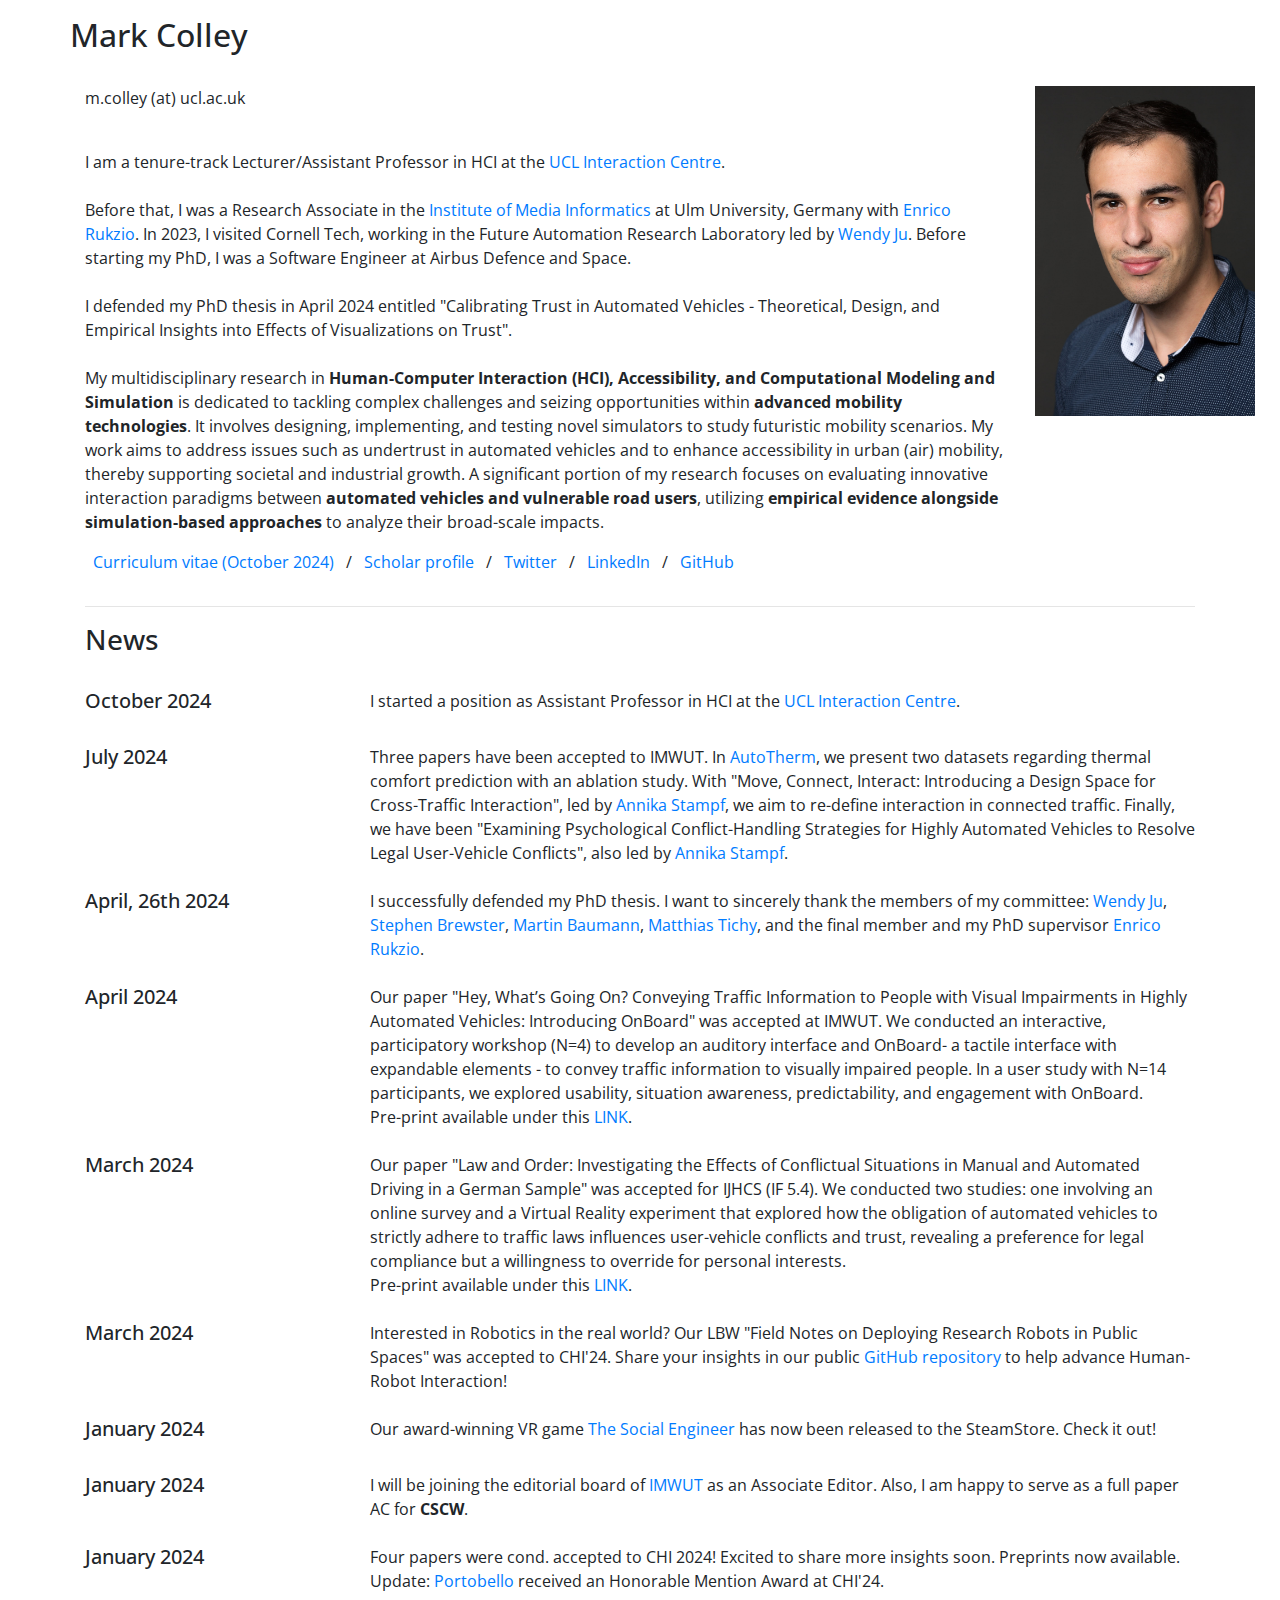
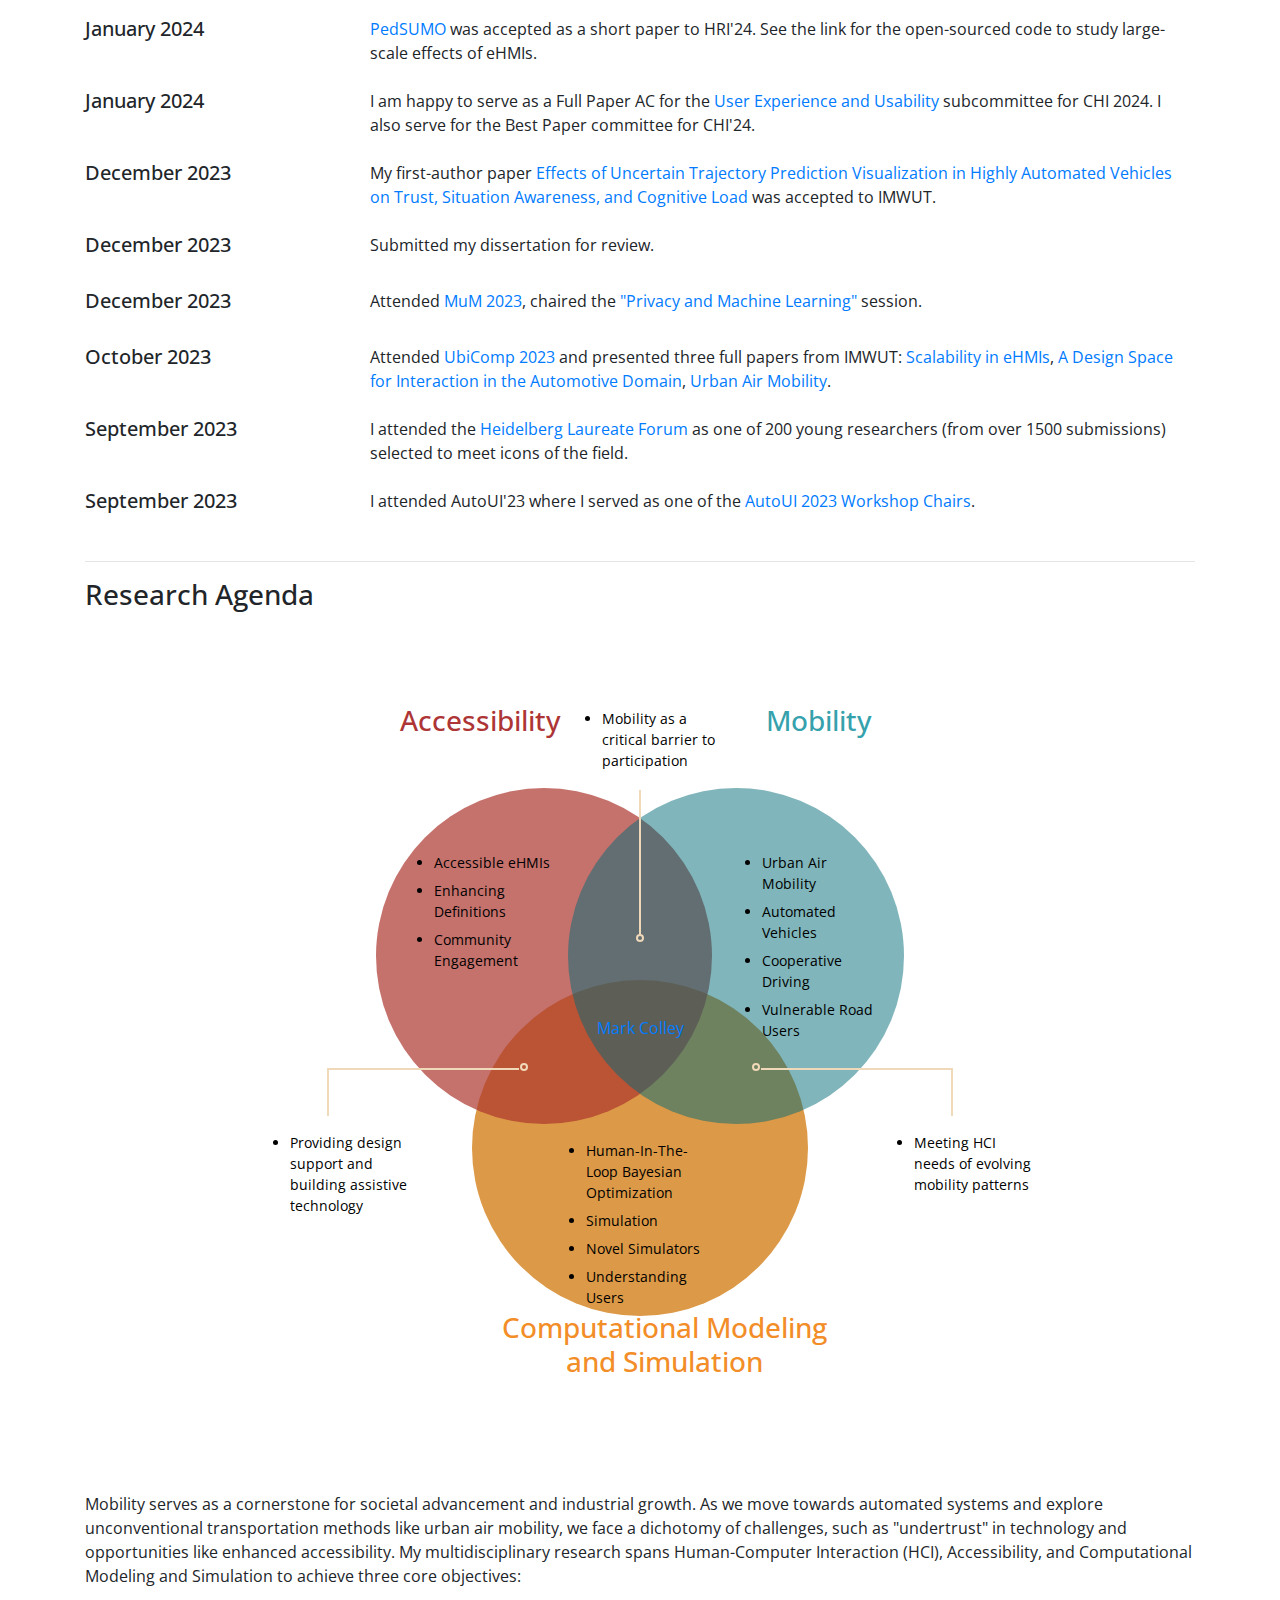
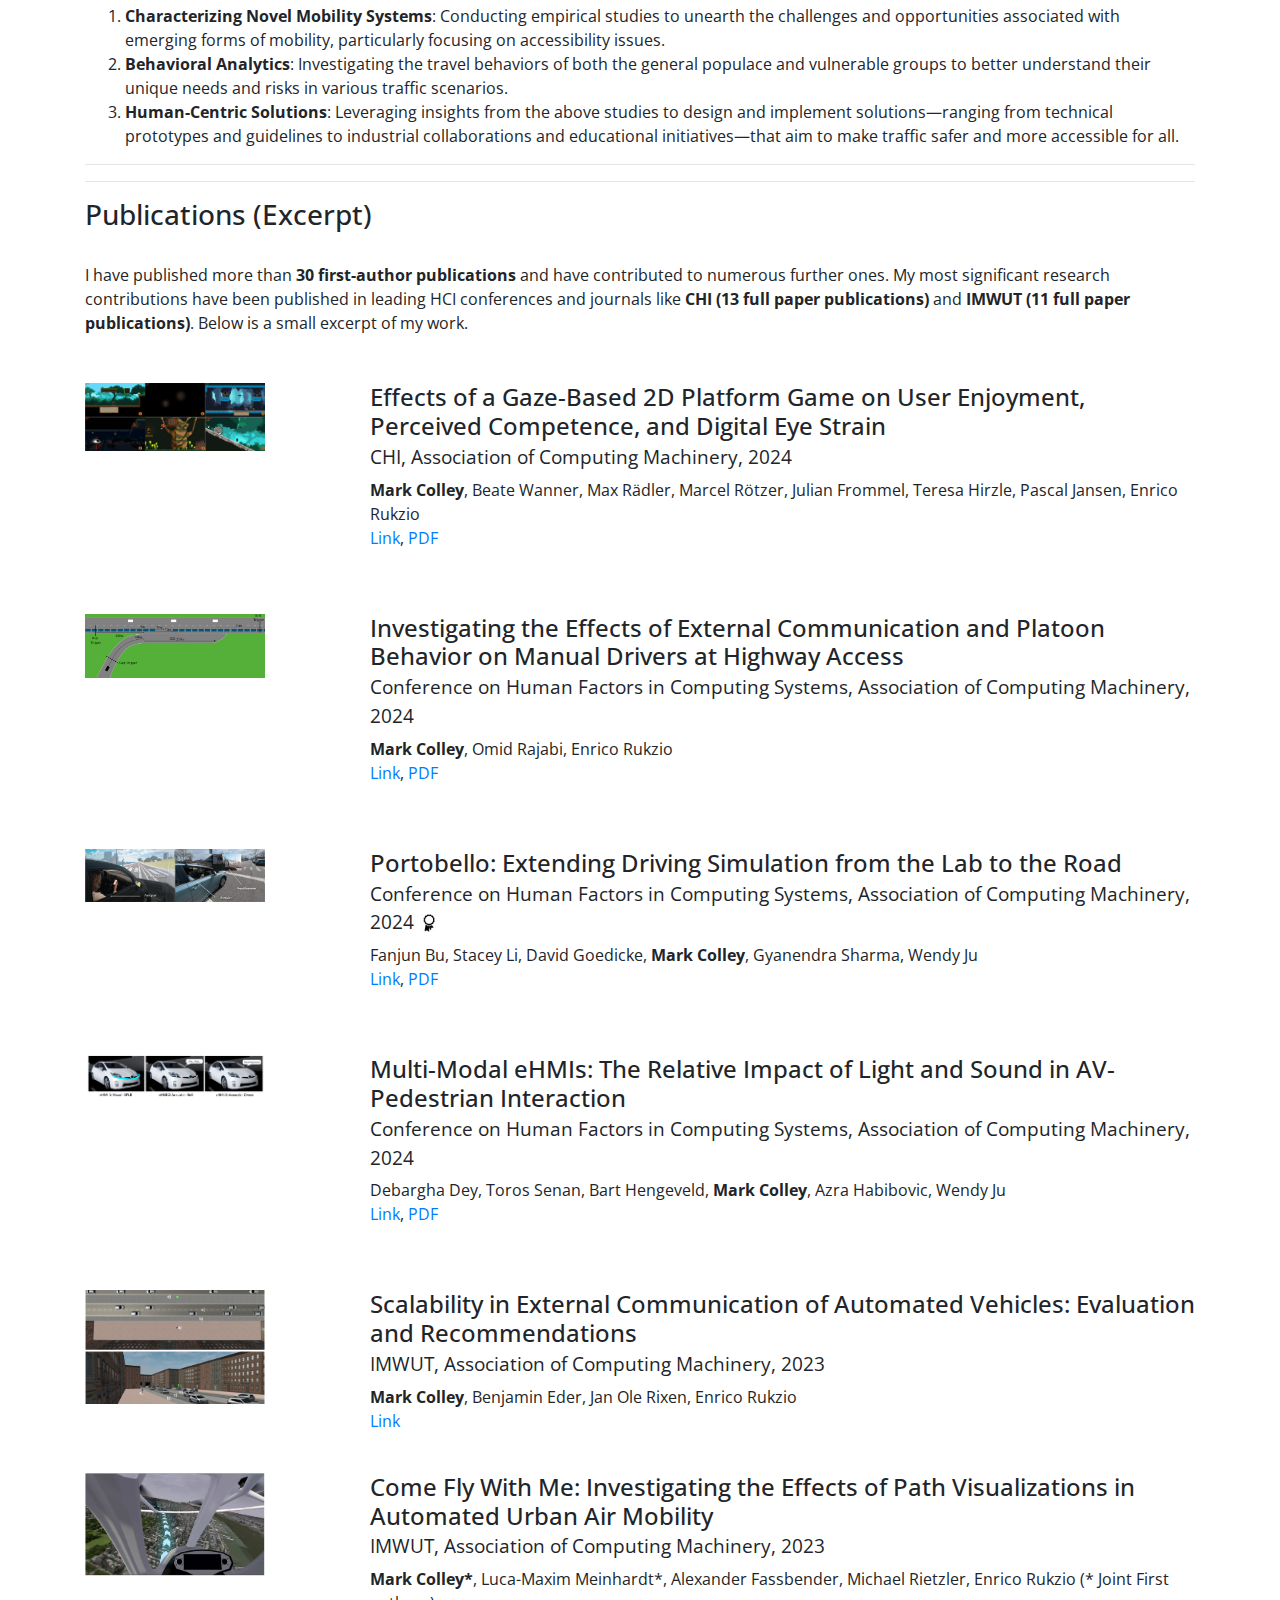
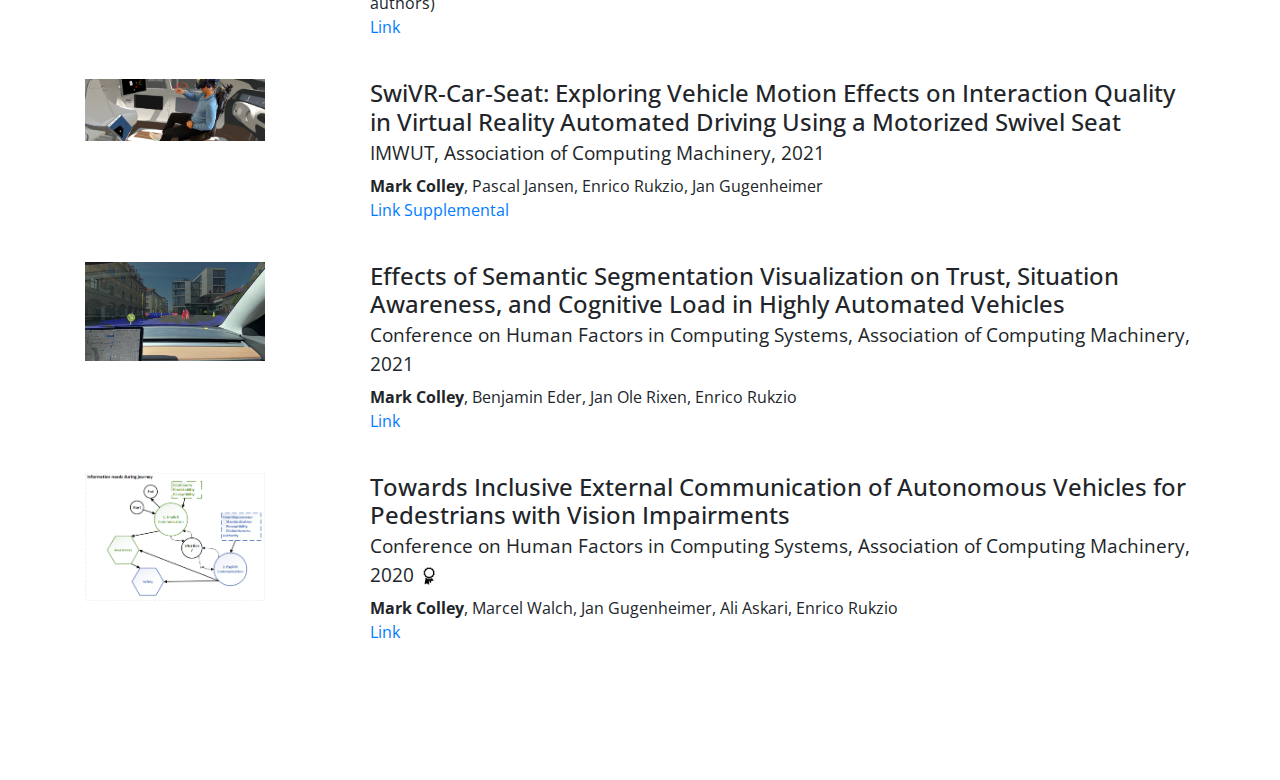
<file: index.html>
<!DOCTYPE html>
<html lang="en">
  <head>
    <meta charset="utf-8">
    <meta http-equiv="X-UA-Compatible" content="IE=edge">
    <meta name="viewport" content="width=device-width, initial-scale=1">
    <meta name="author" content="Mark Colley">

    <!-- Bootstrap core CSS -->
    <link href="css/bootstrap.min.css" rel="stylesheet">
	<link href="https://fonts.googleapis.com/css?family=Architects+Daughter" rel="stylesheet" type="text/css">
<!--    <link href="css/font-awesome.min.css" rel="stylesheet" type="text/css">-->
      <link rel="stylesheet" href="https://i.icomoon.io/public/temp/2024dcaef0/UntitledProject/style.css">
<!--    <link href="css/mystyle.css" rel="stylesheet">-->

    <!-- Google Analytics -->
    <script>
    (function(i,s,o,g,r,a,m){i['GoogleAnalyticsObject']=r;i[r]=i[r]||function(){
    (i[r].q=i[r].q||[]).push(arguments)},i[r].l=1*new Date();a=s.createElement(o),
    m=s.getElementsByTagName(o)[0];a.async=1;a.src=g;m.parentNode.insertBefore(a,m)
    })(window,document,'script','//www.google-analytics.com/analytics.js','ga');

    ga('create', 'UA-61168812-1', 'auto');
    ga('send', 'pageview');

    </script>
    <!-- End Google Analytics -->

  </head>

  <body>

    <!-- Fixed navbar -->
    <nav class="navbar navbar-inverse navbar-fixed-top">
      <div class="container">
        <div id="navbar" class="navbar-collapse collapse">
          <ul class="nav navbar-nav">
            <li class="active"><a href="#">Home</a></li>
            <li><a href="#about">About</a></li>
			 <li><a href="#research">Research Agenda</a></li>
              <li><a href="#news">News</a></li>
            <li><a href="#pubs">Publications</a></li>
          </ul>
        </div><!--/.nav-collapse -->
      </div>
    </nav>

    <div class="container">
        <div class="row" id="about">
            <div class="span12">
                <h2>Mark Colley</h2>
            </div>
        </div><br>
        <div class="row featurette", id="about">
        	<div class="col-md-10">
        		<p>m.colley (at) ucl.ac.uk</p>
        		<br>
		        <p>
                    I am a tenure-track Lecturer/Assistant Professor in HCI at the <a href="https://www.ucl.ac.uk/uclic">UCL Interaction Centre</a>.
					<br> 
					<br> 
					Before that, I was a Research Associate in the <a href="https://www.uni-ulm.de/en/in/mi/">Institute of Media Informatics</a> at Ulm University, Germany with <a href="https://www.uni-ulm.de/in/mi/institut/personal/er/">Enrico Rukzio</a>. 
                    In 2023, I visited Cornell Tech, working in the Future Automation Research Laboratory led by <a href="https://tech.cornell.edu/people/wendy-ju/">Wendy Ju</a>.
					Before starting my PhD, I was a Software Engineer at Airbus Defence and Space.								
                    <br>
					<br>
					I defended my PhD thesis in April 2024 entitled "Calibrating Trust in Automated Vehicles - Theoretical, Design, and Empirical Insights into Effects of Visualizations on Trust".

					<br>
                    <br>
           My multidisciplinary research in <strong>Human-Computer Interaction (HCI), Accessibility, and Computational Modeling and Simulation</strong> is dedicated
	to tackling complex challenges and seizing opportunities within <strong>advanced mobility technologies</strong>. It involves designing, implementing, and testing novel simulators to study futuristic mobility scenarios. My work aims to address issues such as undertrust
	in automated vehicles and to enhance accessibility in urban (air) mobility, thereby supporting societal and industrial growth.
	A significant portion of my research focuses on evaluating innovative interaction paradigms between <strong>automated vehicles and
		vulnerable road users</strong>, utilizing <strong>empirical evidence alongside simulation-based approaches</strong> to analyze their broad-scale impacts.
                <p>

                <p class="text-justify">
        			&nbsp<span class="icon-profile"></span>  <a href="files/CV_Colley_2024_web.pdf">Curriculum vitae (October 2024)</a>  &nbsp;&nbsp;/&nbsp;&nbsp;
                    <span class="icon-googlescholar"></span>  <a href="https://scholar.google.com/citations?user=Kt5I7wYAAAAJ&hl=de"><i class="ai ai-google-scholar" aria-hidden="false" title="Google Scholar"></i>Scholar profile</a>  &nbsp;&nbsp;/&nbsp;&nbsp;
                    <span class="icon-twitter1"></span>  <a href="https://twitter.com/theMac30790105"></i>Twitter</a> &nbsp;&nbsp;/&nbsp;&nbsp;
					<span class="icon-social-linkedin"></span>  <a href="https://www.linkedin.com/in/mark-colley-6a50ab111/"></i>LinkedIn</a> &nbsp;&nbsp;/&nbsp;&nbsp;
						<span class="icon-social-github"></span>  <a href="https://www.github.com/M-Colley"></i>GitHub</a>
      			</p>

        	</div>
        		
        	<div class="col-md-2">
          		<img src="imgs/colley_original.JPG" class="featurette-image img-responsive center-block"  alt="Mark Colley" style="width: 220px"></img>
        	</div>
		</div>
		
		

        <!--******************************************************-->
        <hr class="featurette-divider"  id="news"/>
        <div class='featurette-heading'>
            <h3>News</h3>
        </div>
		<br>
		 <div class="row">
            <div class="col-md-3">
                <h5>October 2024</h5>
            </div>
            <div class="col-md-9">
				I started a position as Assistant Professor in HCI at the <a href="https://www.ucl.ac.uk/uclic">UCL Interaction Centre</a>.
            </div>
        </div>
		<br>
		 <div class="row">
            <div class="col-md-3">
                <h5>July 2024</h5>
            </div>
            <div class="col-md-9">
				Three papers have been accepted to IMWUT. In <a href="https://arxiv.org/abs/2211.08257">AutoTherm</a>, we present two datasets regarding thermal comfort prediction with an ablation study. With "Move, Connect, Interact: Introducing a Design Space for Cross-Traffic Interaction", led by <a href="https://www.uni-ulm.de/in/mi/institut/personal/annika-stampf/">Annika Stampf</a>, we aim to re-define interaction in connected traffic. Finally, we have been "Examining Psychological Conflict-Handling Strategies for Highly Automated Vehicles to Resolve Legal User-Vehicle Conflicts", also led by <a href="https://www.uni-ulm.de/in/mi/institut/personal/annika-stampf/">Annika Stampf</a>.   
            </div>
        </div>
		 <br>
		 <div class="row">
            <div class="col-md-3">
                <h5>April, 26th 2024</h5>
            </div>
            <div class="col-md-9">
				I successfully defended my PhD thesis. I want to sincerely thank the members of my committee: <a href="https://tech.cornell.edu/people/wendy-ju/">Wendy Ju</a>, <a href="https://www.gla.ac.uk/schools/computing/staff/stephenbrewster/">Stephen Brewster</a>, <a href="https://www.uni-ulm.de/en/in/psy-hf/team/our-team/martin-baumann/">Martin Baumann</a>, 
				<a href="https://www.tichy.de/">Matthias Tichy</a>, and the final member and my PhD supervisor  <a href="https://www.uni-ulm.de/en/in/mi/institut/personal/er/">Enrico Rukzio</a>.
            </div>
        </div>
		 <br>
		 <div class="row">
            <div class="col-md-3">
                <h5>April 2024</h5>
            </div>
            <div class="col-md-9">
				Our paper "Hey, What’s Going On? Conveying Traffic Information to People with Visual Impairments in Highly Automated Vehicles: Introducing OnBoard" was accepted at IMWUT. We conducted an
				interactive, participatory workshop (N=4) to develop an auditory interface and OnBoard- a tactile interface with expandable
				elements - to convey traffic information to visually impaired people. In a user study with N=14 participants, we explored
					usability, situation awareness, predictability, and engagement with OnBoard. <br /> Pre-print available under this <a href="https://www.uni-ulm.de/fileadmin/website_uni_ulm/iui.inst.100/1-hci/hci-paper/2024/IMWUT2024_Hey_whats_going_on_pre-print.pdf">LINK</a>.
            </div>
        </div>
        <br>
		<div class="row">
            <div class="col-md-3">
                <h5>March 2024</h5>
            </div>
            <div class="col-md-9">
				Our paper "Law and Order: Investigating the Effects of Conflictual Situations in Manual and Automated Driving in a German Sample" was accepted for IJHCS (IF 5.4). We conducted two studies: one involving an online survey and a Virtual Reality experiment that explored how the obligation of automated vehicles to strictly adhere to traffic laws influences user-vehicle conflicts and trust, revealing a preference for legal compliance but a willingness to override for personal interests. <br /> Pre-print available under this <a href="https://www.uni-ulm.de/fileadmin/website_uni_ulm/iui.inst.100/1-hci/hci-paper/2024/IJHCS2024_Law_Abiding_Automated_Vehicles_pre.pdf">LINK</a>.
            </div>
        </div>
        <br>
		<div class="row">
            <div class="col-md-3">
                <h5>March 2024</h5>
            </div>
            <div class="col-md-9">
				Interested in Robotics in the real world? Our LBW "Field Notes on Deploying Research Robots in Public Spaces" was accepted to CHI'24. Share your insights in our public <a href="https://github.com/FAR-Lab/Roboticists-Field-Insights-and-Guide">GitHub repository</a> to help advance Human-Robot Interaction!
            </div>
        </div>
	 <br>
				<div class="row">
            <div class="col-md-3">
                <h5>January 2024</h5>
            </div>
            <div class="col-md-9">
				Our award-winning VR game <a href="https://store.steampowered.com/app/2746510/The_Social_Engineer/">The Social Engineer</a> has now been released to the SteamStore. Check it out!
            </div>
        </div>
	 <br>
		<div class="row">
            <div class="col-md-3">
                <h5>January 2024</h5>
            </div>
            <div class="col-md-9">
				I will be joining the editorial board of <a href="https://dl.acm.org/journal/imwut/editorial-board">IMWUT</a> as an Associate Editor. Also, I am happy to serve as a full paper AC for <strong>CSCW</strong>.
            </div>
        </div>
	 <br>
		<div class="row">
            <div class="col-md-3">
                <h5>January 2024</h5>
            </div>
            <div class="col-md-9">
				Four papers were cond. accepted to CHI 2024! Excited to share more insights soon. Preprints now available. Update: <a href="https://programs.sigchi.org/chi/2024/program/content/146873">Portobello</a> received an Honorable Mention Award at CHI'24.
            </div>
        </div>
	 <br>
	 <div class="row">
            <div class="col-md-3">
                <h5>January 2024</h5>
            </div>
            <div class="col-md-9">
				<a href="https://github.com/M-Colley/pedsumo">PedSUMO</a> was accepted as a short paper to HRI'24. See the link for the open-sourced code to study large-scale effects of eHMIs.
            </div>
        </div>
	 <br>
		<div class="row">
            <div class="col-md-3">
                <h5>January 2024</h5>
            </div>
            <div class="col-md-9">
				I am happy to serve as a Full Paper AC for the <a href="https://chi2024.acm.org/subcommittees/selecting-a-subcommittee/">User Experience and Usability</a> subcommittee for CHI 2024. I also serve for the Best Paper committee for CHI'24.
            </div>
        </div>
	 <br>
		<div class="row">
            <div class="col-md-3">
                <h5>December 2023</h5>
            </div>
            <div class="col-md-9">
				My first-author paper <a href="https://doi.org/10.1145/3631408">Effects of Uncertain Trajectory Prediction Visualization in Highly Automated Vehicles on Trust, Situation Awareness, and Cognitive Load</a> was accepted to IMWUT.
            </div>
        </div>
        <br>
		<div class="row">
            <div class="col-md-3">
                <h5>December 2023</h5>
            </div>
            <div class="col-md-9">
				Submitted my dissertation for review.
            </div>
        </div>
        <br>
		<div class="row">
            <div class="col-md-3">
                <h5>December 2023</h5>
            </div>
            <div class="col-md-9">
				Attended <a href="https://mum-conf.org/2023/">MuM 2023</a>, chaired the <a href="https://dl.acm.org/doi/abs/10.1145/3626705.3627786>paper</a>, and served as chair for the <a href="https://mum-conf.org/2023/index.php?web=program>"Privacy and Machine Learning"</a> session.
            </div>
        </div>
        <br>
		<div class="row">
            <div class="col-md-3">
                <h5>October 2023</h5>
            </div>
            <div class="col-md-9">
				Attended <a href="https://www.ubicomp.org/ubicomp-iswc-2023/">UbiComp 2023</a> and presented three full papers from IMWUT: <a href="https://dl.acm.org/doi/abs/10.1145/3596248">Scalability in eHMIs</a>, <a href="https://dl.acm.org/doi/abs/10.1145/3534617">A Design Space for Interaction in the Automotive Domain</a>,  <a href="https://dl.acm.org/doi/abs/10.1145/3596249">Urban Air Mobility</a>.
            </div>
        </div>
		<br>
        <div class="row">
            <div class="col-md-3">
                <h5>September 2023</h5>
            </div>
           <div class="col-md-9">
               I attended the <a href="https://www.heidelberg-laureate-forum.org/">Heidelberg Laureate Forum</a> as one of 200 young researchers (from over 1500 submissions) selected to meet icons of the field.
            </div>
       </div>
        <br>
        <div class="row">
            <div class="col-md-3">
                <h5>September 2023</h5>
            </div>
           <div class="col-md-9">
               I attended AutoUI'23 where I served as one of the <a href="https://www.auto-ui.org/23/organizers/">AutoUI 2023 Workshop Chairs</a>.
            </div>
       </div>
	   <br>


				<hr class="featurette-divider"  id="research"/>
		<h3 class="featurette-heading">Research Agenda</h3>
		<p>
   <div class="content-wrapper">
      <div class="content-wrapper__inner">

<div class="css-art--3-pie-venn-diagram">
  <div class="css-art--pie css-art--pie-1">
    <h3>Accessibility</h3>
    <ul>
      <li><a href="https://dl.acm.org/doi/abs/10.1145/3313831.3376472" target="_blank">Accessible eHMIs</a></li>
      <li><a href="https://dl.acm.org/doi/abs/10.1145/3411764.3445480" target="_blank">Enhancing Definitions</a></li>
      <li><a href="https://dl.acm.org/doi/abs/10.1145/3406324.3424587" target="_blank">Community Engagement</a></li>
    </ul>
  </div>
  <div class="pie-1-2-intersect">
    <h3>
      Accessibility and Mobility
    </h3>
    <ul>
      <li>Mobility as a critical barrier to participation</li>
    </ul>
  </div>
  <div class="css-art--pie css-art--pie-2">
    <h3>Mobility</h3>
    <ul>
      <li><a href="https://dl.acm.org/doi/abs/10.1145/3596249/" target="_blank">Urban Air Mobility</a> </li>
      <li><a href="https://dl.acm.org/doi/abs/10.1145/3411764.3445351/" target="_blank">Automated Vehicles</a></li>
       <li><a href="https://dl.acm.org/doi/abs/10.1145/3409118.3475134/" target="_blank">Cooperative Driving</a></li>
       <li><a href="https://doi.org/10.1016/j.trf.2022.06.020" target="_blank">Vulnerable Road Users</a></li>
    </ul>
  </div>
  <div class="pie-2-3-intersect">
    <h3>
      Mobility and Computational Modeling and Simulation
    </h3>
    <ul>
      <li>Meeting HCI needs of evolving mobility patterns</li>
    </ul>
  </div>
  <div class="css-art--pie css-art--pie-3">
    <h3>Computational Modeling and Simulation</h3>    
    <ul>
      <li>Human-In-The-Loop Bayesian Optimization</li>
      <li><a href="https://github.com/M-Colley/pedsumo" target="_blank">Simulation</a></li>
      <li><a href="https://dl.acm.org/doi/abs/10.1145/3543174.3545252" target="_blank">Novel Simulators</a></li>
      <li><a href="https://arxiv.org/abs/2211.08257" target="_blank">Understanding Users</a></li>
    </ul>
  </div>
  <div class="pie-3-1-intersect">
    <h3 class="element-invisible">
      Accessibility and Computational Modeling and Simulation
    </h3>
    <ul>
      <li>Providing design support and building assistive technology</li>
    </ul>
  </div>
  <div class="pie-main-intersection">
    <h3>Accessibility, Mobility and Computational Modeling and Simulation</h3>
    <a href="https://scholar.google.de/citations?user=Kt5I7wYAAAAJ&hl=de&oi=ao" target="_blank">Mark Colley</a>
  </div>
</div>

<link href="https://fonts.googleapis.com/css?family=Open+Sans:400,400i,700,700i" rel="stylesheet">


    <p>Mobility serves as a cornerstone for societal advancement and industrial growth. 
    As we move towards automated systems and explore unconventional transportation methods 
    like urban air mobility, we face a dichotomy of challenges, such as "undertrust" in technology 
    and opportunities like enhanced accessibility. My multidisciplinary research spans 
    Human-Computer Interaction (HCI), Accessibility, and Computational Modeling and Simulation to achieve 
    three core objectives:</p>
    
    <ol>
        <li><strong>Characterizing Novel Mobility Systems</strong>: Conducting empirical studies to unearth 
        the challenges and opportunities associated with emerging forms of mobility, particularly focusing 
        on accessibility issues.</li>
        
        <li><strong>Behavioral Analytics</strong>: Investigating the travel behaviors of both the general 
        populace and vulnerable groups to better understand their unique needs and risks in various 
        traffic scenarios.</li>
        
        <li><strong>Human-Centric Solutions</strong>: Leveraging insights from the above studies to design 
        and implement solutions—ranging from technical prototypes and guidelines to industrial collaborations 
        and educational initiatives—that aim to make traffic safer and more accessible for all.</li>
    </ol>
<hr />
		</p>
		





        <!--******************************************************-->
    	<hr class="featurette-divider"  id="pubs"/>
		<h3 class="featurette-heading">Publications (Excerpt)</h3>

		<br>
		I have published more than <strong>30 first-author publications</strong> and have contributed to numerous further ones. My most significant research contributions have been published in leading HCI conferences and journals like <strong>CHI (13 full paper publications)</strong> and <strong>IMWUT (11 full paper publications)</strong>. Below is a small excerpt of my work.
		<br>
		<br>
				<br>
       <div class="row">
            <div class="col-md-3">
                <img class="hidden-phone img-polaroid2" src="imgs/teaser_shed_some_fear.png" alt="gaze" style="width: 180px;">
            </div>
            <div class="col-md-9">
                <h4>
                    Effects of a Gaze-Based 2D Platform Game on User Enjoyment, Perceived
Competence, and Digital Eye Strain <br><small>CHI, Association of Computing Machinery, 2024</small>
                </h4>
                <b>Mark Colley</b>, Beate Wanner, Max Rädler, Marcel Rötzer, Julian Frommel, Teresa Hirzle, Pascal Jansen, Enrico Rukzio
				<br>
                <a href="https://doi.org/10.1145/3613904.3641909">Link</a>, <a href="files/papers/CHI_2024_Eye_Gaze_Game_preprint.pdf">PDF</a>
            </div>
        </div>
        <p></p>
        <br>
				<br>
       <div class="row">
            <div class="col-md-3">
                <img class="hidden-phone img-polaroid2" src="imgs/teaser_platoon.png" alt="platoon" style="width: 180px;">
            </div>
            <div class="col-md-9">
                <h4>
                    Investigating the Effects of External Communication and Platoon Behavior on
Manual Drivers at Highway Access <br><small>Conference on Human Factors in Computing Systems, Association of Computing Machinery, 2024</small>
                </h4>
                <b>Mark Colley</b>, Omid Rajabi, Enrico Rukzio
				<br>
                <a href="https://doi.org/10.1145/3613904.3642365">Link</a>, <a href="files/papers/CHI_2024_Platooning_preprint.pdf">PDF</a>
            </div>
        </div>
        <p></p>
        <br>
				<br>
       <div class="row">
            <div class="col-md-3">
                <img class="hidden-phone img-polaroid2" src="imgs/teaser-figure-portobello.png" alt="portobello" style="width: 180px;">
            </div>
            <div class="col-md-9">
                <h4>
                    Portobello: Extending Driving Simulation from the Lab to the Road <br><small>Conference on Human Factors in Computing Systems, Association of Computing Machinery, 2024</small> <img src="imgs/CHI_Honorable_Mention.jpg" alt="Honorable mention icon" style="width: 18px;">
                </h4>
                Fanjun Bu, Stacey Li, David Goedicke, <b>Mark Colley</b>, Gyanendra Sharma, Wendy Ju
				<br>
                <a href="https://doi.org/10.1145/3613904.3642341">Link</a>, <a href="files/papers/Portobello_preprint.pdf">PDF</a>
            </div>
        </div>
        <p></p>
        <br>
				<br>
       <div class="row">
            <div class="col-md-3">
                <img class="hidden-phone img-polaroid2" src="imgs/Teaser-multimodal.png" alt="multimodal" style="width: 180px;">
            </div>
            <div class="col-md-9">
                <h4>
                    Multi-Modal eHMIs: The Relative Impact of Light and Sound in AV-Pedestrian
					Interaction <br><small>Conference on Human Factors in Computing Systems, Association of Computing Machinery, 2024</small>
                </h4>
                Debargha Dey, Toros Senan, Bart Hengeveld, <b>Mark Colley</b>, Azra Habibovic, Wendy Ju
				<br>
                <a href="https://doi.org/10.1145/3613904.3642031">Link</a>, <a href="files/papers/CHI_2024_Multimodal_eHMIs_preprint.pdf">PDF</a>
            </div>
        </div>
        <p></p>
        <br>
		<br>
       <div class="row">
            <div class="col-md-3">
                <img class="hidden-phone img-polaroid2" src="imgs/scalability.png" alt="Scalability" style="width: 180px;">
            </div>
            <div class="col-md-9">
                <h4>
                    Scalability in External Communication of Automated Vehicles: Evaluation and Recommendations <br><small>IMWUT, Association of Computing Machinery, 2023</small>
                </h4>
                <b>Mark Colley</b>, Benjamin Eder, Jan Ole Rixen, Enrico Rukzio
				<br>
                <a href="https://doi.org/10.1145/3596248">Link</a>
            </div>
        </div>
        <p></p>
        <br>
		
		
		      <div class="row">
            <div class="col-md-3">
                <img class="hidden-phone img-polaroid2" src="imgs/uam.png" alt="Semantic Segmentation" style="width: 180px;">
            </div>
            <div class="col-md-9">
                <h4>
                    Come Fly With Me: Investigating the Effects of Path Visualizations in Automated Urban Air Mobility <br><small>IMWUT, Association of Computing Machinery, 2023</small>
                </h4>
                <b>Mark Colley*</b>, Luca-Maxim Meinhardt*, Alexander Fassbender, Michael Rietzler, Enrico Rukzio (* Joint First authors)
				<br>
                <a href="https://doi.org/10.1145/3411764.3445351">Link</a>
            </div>
        </div>
        <p></p>
        <br>
 
 
        <div class="row">
            <div class="col-md-3">
                <img class="hidden-phone img-polaroid2" src="imgs/paper_teaser_swivr.png" alt="SwiVR-Car Seat" style="width: 180px;">
            </div>
            <div class="col-md-9">
                <h4>
                    SwiVR-Car-Seat: Exploring Vehicle Motion Effects on Interaction Quality in Virtual Reality Automated Driving Using a Motorized Swivel Seat 
					<br>
						<small>IMWUT, Association of Computing Machinery, 2021</small>
                </h4>
                <b>Mark Colley</b>, Pascal Jansen, Enrico Rukzio, Jan Gugenheimer
				<br>
                <a href="https://doi.org/10.1145/3494968">Link</a>
				<a href="https://dl.acm.org/action/downloadSupplement?doi=10.1145%2F3494968&file=colley.zip">Supplemental</a>
            </div>
        </div>
        <p></p>
        <br>

        <div class="row">
            <div class="col-md-3">
                <img class="hidden-phone img-polaroid2" src="imgs/semantic.png" alt="Semantic Segmentation" style="width: 180px;">
            </div>
            <div class="col-md-9">
                <h4>
                    Effects of Semantic Segmentation Visualization on Trust, Situation Awareness, and Cognitive Load in Highly Automated Vehicles <br><small>Conference on Human Factors in Computing Systems, Association of Computing Machinery, 2021</small>
                </h4>
                <b>Mark Colley</b>, Benjamin Eder, Jan Ole Rixen, Enrico Rukzio
				<br>
                <a href="https://doi.org/10.1145/3411764.3445351">Link</a>
            </div>
        </div>
        <p></p>
        <br>
		
		        <div class="row">
            <div class="col-md-3">
                <img class="hidden-phone img-polaroid2" src="imgs/towards_chi_2020.png" alt="SwiVR-Car Seat" style="width: 180px;">
            </div>
            <div class="col-md-9">
                <h4>
                    Towards Inclusive External Communication of Autonomous Vehicles for Pedestrians with Vision Impairments <br><small>Conference on Human Factors in Computing Systems, Association of Computing Machinery, 2020</small> <img src="imgs/CHI_Honorable_Mention.jpg" alt="Honorable mention icon" style="width: 18px;">
                </h4>
                <b>Mark Colley</b>, Marcel Walch, Jan Gugenheimer, Ali Askari, Enrico Rukzio
				<br>
                <a href="https://doi.org/10.1145/3313831.3376472">Link</a>
            </div>
        </div>
        <p></p>
        <br>
    
	

    </div> <!-- /container -->

	<footer></footer>  
	<br>
	<br>
	<br>
	<br>

<!--    &lt;!&ndash; Bootstrap core JavaScript-->
<!--    ================================================== &ndash;&gt;-->
<!--    &lt;!&ndash; Placed at the end of the document so the pages load faster &ndash;&gt;-->
<!--    <script src="https://ajax.googleapis.com/ajax/libs/jquery/1.11.3/jquery.min.js"></script>-->
<!--    <script>window.jQuery || document.write('<script src="../../assets/js/vendor/jquery.min.js"><\/script>')</script>-->
<!--    <script src="../../dist/js/bootstrap.min.js"></script>-->
<!--    &lt;!&ndash; IE10 viewport hack for Surface/desktop Windows 8 bug &ndash;&gt;-->
<!--    <script src="../../assets/js/ie10-viewport-bug-workaround.js"></script>-->
  </body>
</html>
</file>
